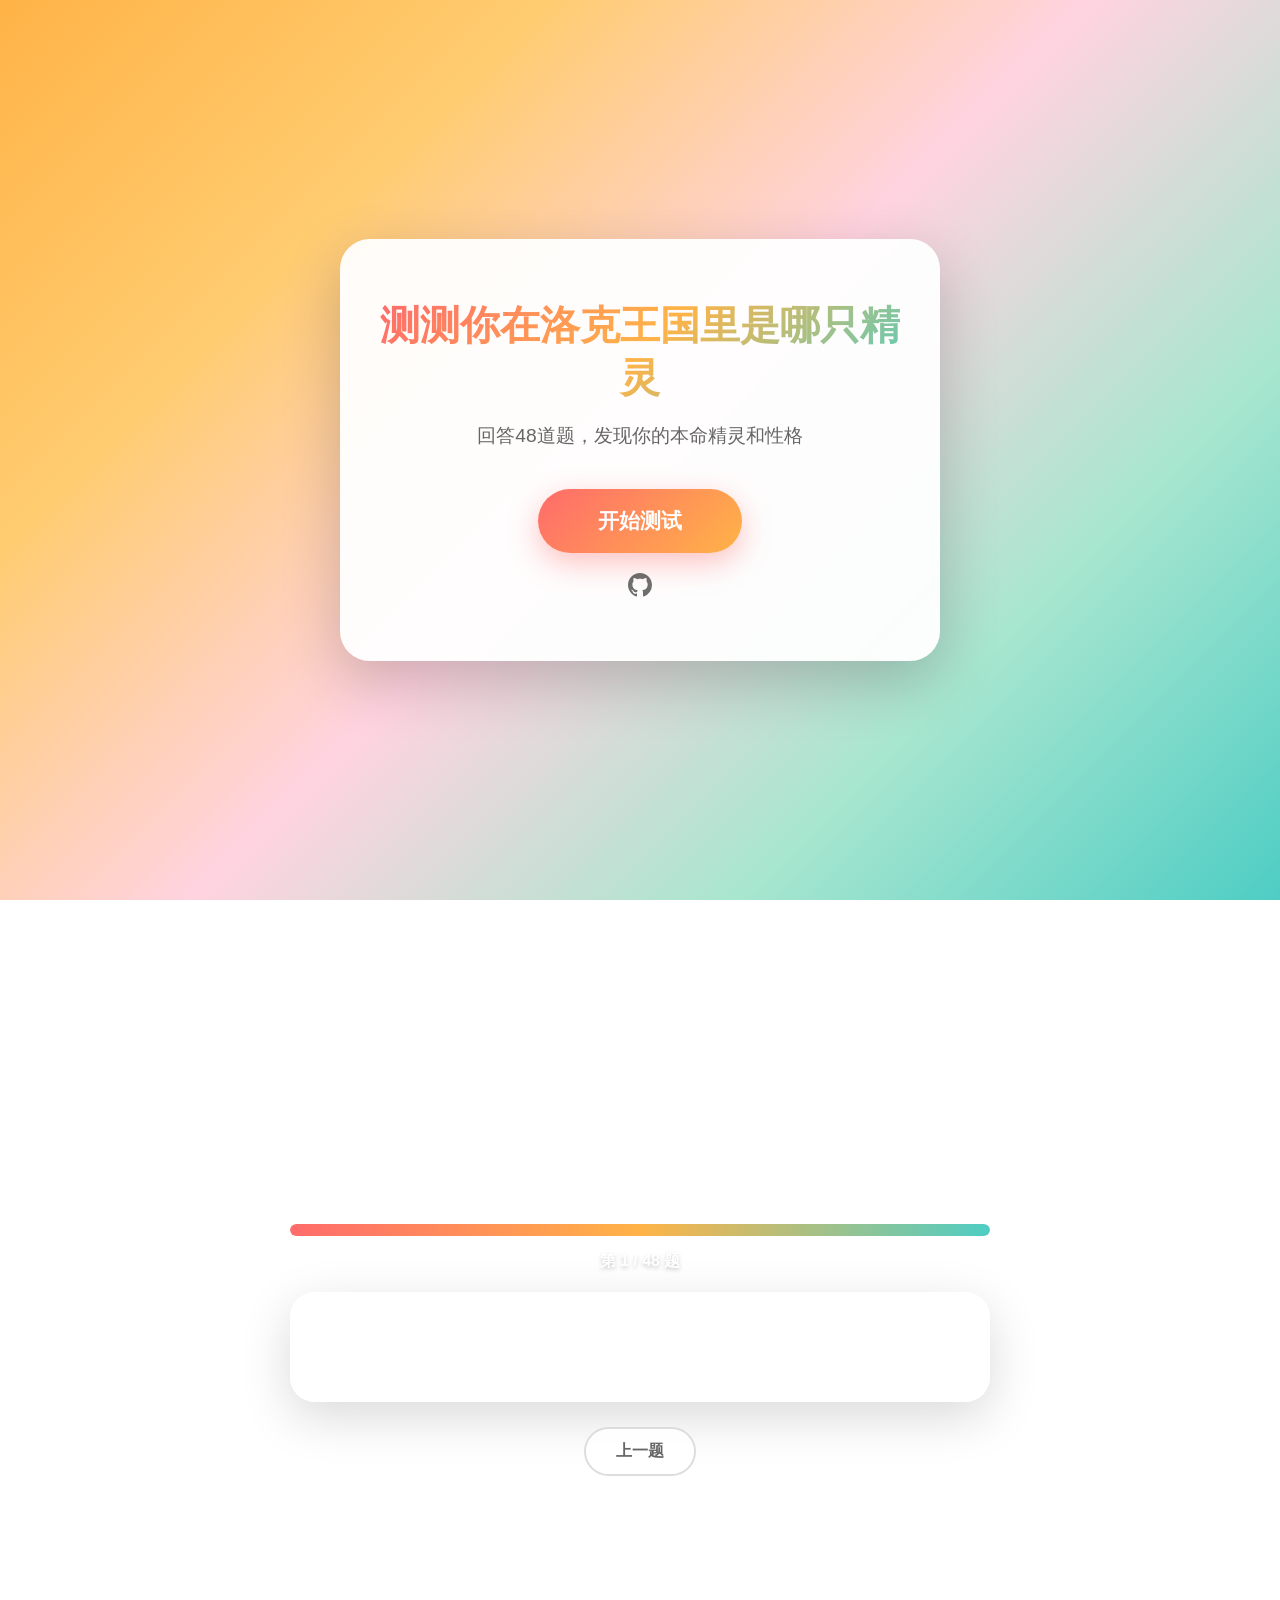
<file: index.html>
<!DOCTYPE html>
<html lang="zh-CN">
<head>
  <meta charset="UTF-8">
  <meta name="viewport" content="width=device-width, initial-scale=1.0">
  <title>测测你在洛克王国里是哪只精灵</title>
  <link rel="icon" type="image/png" href="favicon.png">
  <link rel="stylesheet" href="css/style.css">
</head>
<body>
  <!-- 欢迎屏幕 -->
  <div id="welcome-screen" class="welcome-screen">
    <div class="welcome-content">
      <h1 class="title">测测你在洛克王国里是哪只精灵</h1>
      <p class="subtitle">回答48道题，发现你的本命精灵和性格</p>
      <button id="start-btn" class="start-btn">开始测试</button>
      <p style="margin-top: 20px;">
        <a href="https://github.com/Olcmyk/lkti" target="_blank" style="color: inherit; text-decoration: none; opacity: 0.7; display: inline-flex; align-items: center; transition: opacity 0.3s;" onmouseover="this.style.opacity='1'" onmouseout="this.style.opacity='0.7'">
          <svg height="24" width="24" viewBox="0 0 16 16" fill="currentColor">
            <path d="M8 0C3.58 0 0 3.58 0 8c0 3.54 2.29 6.53 5.47 7.59.4.07.55-.17.55-.38 0-.19-.01-.82-.01-1.49-2.01.37-2.53-.49-2.69-.94-.09-.23-.48-.94-.82-1.13-.28-.15-.68-.52-.01-.53.63-.01 1.08.58 1.23.82.72 1.21 1.87.87 2.33.66.07-.52.28-.87.51-1.07-1.78-.2-3.64-.89-3.64-3.95 0-.87.31-1.59.82-2.15-.08-.2-.36-1.02.08-2.12 0 0 .67-.21 2.2.82.64-.18 1.32-.27 2-.27.68 0 1.36.09 2 .27 1.53-1.04 2.2-.82 2.2-.82.44 1.1.16 1.92.08 2.12.51.56.82 1.27.82 2.15 0 3.07-1.87 3.75-3.65 3.95.29.25.54.73.54 1.48 0 1.07-.01 1.93-.01 2.2 0 .21.15.46.55.38A8.013 8.013 0 0016 8c0-4.42-3.58-8-8-8z"/>
          </svg>
        </a>
      </p>
    </div>
  </div>

  <!-- 测试屏幕 -->
  <div id="quiz-screen" class="quiz-screen" style="display: none;">
    <div class="quiz-container">
      <!-- 进度条 -->
      <div class="progress-container">
        <div id="progress-bar" class="progress-bar"></div>
      </div>
      <p id="question-number" class="question-number">第 1 / 48 题</p>

      <!-- 题目卡片 -->
      <div class="question-card">
        <h2 id="question-text" class="question-text"></h2>
        <div id="options-container" class="options-container"></div>
      </div>

      <!-- 导航按钮 -->
      <div class="nav-buttons">
        <button id="prev-btn" class="nav-btn">上一题</button>
      </div>
    </div>
  </div>

  <script src="js/personalities.js"></script>
  <script src="js/questions.js"></script>
  <script src="js/quiz.js"></script>
</body>
</html>
</file>
<file: css/style.css>
/* 全局样式 */
* {
  margin: 0;
  padding: 0;
  box-sizing: border-box;
}

body {
  font-family: 'PingFang SC', 'Microsoft YaHei', 'Helvetica Neue', Arial, sans-serif;
  background: linear-gradient(135deg, #FFB347 0%, #FFCC70 25%, #FFD3E0 50%, #A8E6CF 75%, #4ECDC4 100%);
  background-attachment: fixed;
  min-height: 100vh;
  color: #333;
}

/* 欢迎屏幕 */
.welcome-screen {
  display: flex;
  justify-content: center;
  align-items: center;
  min-height: 100vh;
  padding: 20px;
}

.welcome-content {
  text-align: center;
  background: rgba(255, 255, 255, 0.95);
  padding: 60px 40px;
  border-radius: 30px;
  box-shadow: 0 20px 60px rgba(0, 0, 0, 0.2);
  max-width: 600px;
  animation: fadeInUp 0.8s ease;
}

.title {
  font-size: 2.5rem;
  font-weight: bold;
  background: linear-gradient(135deg, #FF6B6B, #FFB347, #4ECDC4);
  -webkit-background-clip: text;
  -webkit-text-fill-color: transparent;
  background-clip: text;
  margin-bottom: 20px;
  line-height: 1.3;
}

.subtitle {
  font-size: 1.2rem;
  color: #666;
  margin-bottom: 40px;
}

.start-btn {
  background: linear-gradient(135deg, #FF6B6B, #FFB347);
  color: white;
  border: none;
  padding: 18px 60px;
  font-size: 1.3rem;
  font-weight: bold;
  border-radius: 50px;
  cursor: pointer;
  box-shadow: 0 10px 30px rgba(255, 107, 107, 0.4);
  transition: all 0.3s ease;
}

.start-btn:hover {
  transform: translateY(-3px);
  box-shadow: 0 15px 40px rgba(255, 107, 107, 0.5);
}

.start-btn:active {
  transform: translateY(-1px);
}

/* 测试屏幕 */
.quiz-screen {
  display: flex !important;
  justify-content: center;
  align-items: center;
  min-height: 100vh;
  padding: 20px;
  width: 100%;
  box-sizing: border-box;
}

.quiz-container {
  width: 100%;
  max-width: 700px;
  animation: fadeIn 0.5s ease;
}

/* 进度条 */
.progress-container {
  background: rgba(255, 255, 255, 0.3);
  border-radius: 20px;
  height: 12px;
  overflow: hidden;
  margin-bottom: 15px;
  box-shadow: inset 0 2px 5px rgba(0, 0, 0, 0.1);
}

.progress-bar {
  height: 100%;
  background: linear-gradient(90deg, #FF6B6B, #FFB347, #4ECDC4);
  border-radius: 20px;
  transition: width 0.4s ease;
  box-shadow: 0 2px 10px rgba(255, 107, 107, 0.5);
}

.question-number {
  text-align: center;
  color: white;
  font-size: 1rem;
  font-weight: bold;
  margin-bottom: 20px;
  text-shadow: 0 2px 4px rgba(0, 0, 0, 0.2);
}

/* 题目卡片 */
.question-card {
  background: rgba(255, 255, 255, 0.95);
  border-radius: 25px;
  padding: 40px 35px;
  box-shadow: 0 15px 50px rgba(0, 0, 0, 0.15);
  margin-bottom: 25px;
  animation: slideIn 0.4s ease;
}

.question-text {
  font-size: 1.5rem;
  color: #333;
  margin-bottom: 30px;
  line-height: 1.6;
  text-align: center;
}

.options-container {
  display: flex;
  flex-direction: column;
  gap: 15px;
}

.option-btn {
  background: linear-gradient(135deg, #f8f9fa, #ffffff);
  border: 3px solid #e9ecef;
  padding: 18px 25px;
  font-size: 1.1rem;
  border-radius: 15px;
  cursor: pointer;
  transition: all 0.3s ease;
  text-align: left;
  color: #333;
  font-weight: 500;
}

.option-btn:hover {
  border-color: #FFB347;
  background: linear-gradient(135deg, #FFF5E6, #ffffff);
  transform: translateX(5px);
  box-shadow: 0 5px 20px rgba(255, 179, 71, 0.3);
}

.option-btn.selected {
  background: linear-gradient(135deg, #FFB347, #FF6B6B);
  border-color: #FF6B6B;
  color: white;
  transform: scale(1.02);
  box-shadow: 0 8px 25px rgba(255, 107, 107, 0.4);
}

/* 导航按钮 */
.nav-buttons {
  display: flex;
  justify-content: center;
  gap: 15px;
}

.nav-btn {
  background: rgba(255, 255, 255, 0.9);
  border: 2px solid #ddd;
  padding: 12px 30px;
  font-size: 1rem;
  border-radius: 25px;
  cursor: pointer;
  transition: all 0.3s ease;
  color: #666;
  font-weight: 600;
}

.nav-btn:hover:not(:disabled) {
  background: white;
  border-color: #4ECDC4;
  color: #4ECDC4;
  transform: translateY(-2px);
  box-shadow: 0 5px 15px rgba(78, 205, 196, 0.3);
}

.nav-btn:disabled {
  opacity: 0.4;
  cursor: not-allowed;
}

/* 结果屏幕 */
.result-screen {
  display: flex;
  justify-content: center;
  align-items: center;
  min-height: 100vh;
  padding: 20px;
}

.result-container {
  width: 100%;
  max-width: 800px;
  opacity: 0;
  transform: translateY(30px);
  transition: all 0.8s ease;
}

.result-container.show {
  opacity: 1;
  transform: translateY(0);
}

.result-title {
  text-align: center;
  font-size: 2.5rem;
  color: white;
  margin-bottom: 30px;
  text-shadow: 0 3px 10px rgba(0, 0, 0, 0.2);
}

.result-card {
  background: rgba(255, 255, 255, 0.95);
  border-radius: 30px;
  padding: 50px 40px;
  box-shadow: 0 20px 60px rgba(0, 0, 0, 0.2);
  margin-bottom: 30px;
}

.spirit-icon-container {
  text-align: center;
  margin-bottom: 30px;
}

.spirit-icon {
  width: 280px;
  height: 280px;
  object-fit: contain;
  filter: drop-shadow(0 10px 30px rgba(0, 0, 0, 0.15));
  animation: float 3s ease-in-out infinite;
}

.result-info {
  text-align: center;
}

.result-label {
  font-size: 1.1rem;
  color: #888;
  margin-bottom: 8px;
  margin-top: 20px;
}

.pet-name {
  font-size: 2.5rem;
  font-weight: bold;
  background: linear-gradient(135deg, #FF6B6B, #FFB347);
  -webkit-background-clip: text;
  -webkit-text-fill-color: transparent;
  background-clip: text;
  margin-bottom: 10px;
}

.personality-name {
  font-size: 2rem;
  color: #4ECDC4;
  font-weight: bold;
  margin-bottom: 10px;
}

.personality-stats {
  font-size: 1.3rem;
  color: #FF6B6B;
  font-weight: bold;
  margin-bottom: 25px;
}

.description-box {
  background: linear-gradient(135deg, #FFF5E6, #F0F8FF);
  border-radius: 20px;
  padding: 25px;
  margin-top: 25px;
  border-left: 5px solid #FFB347;
}

.personality-description {
  font-size: 1rem;
  color: #666;
  line-height: 1.8;
  margin-bottom: 15px;
}

.personality-traits {
  font-size: 1.1rem;
  color: #333;
  line-height: 1.8;
  font-weight: 500;
}

.retake-btn {
  display: block;
  margin: 0 auto;
  background: linear-gradient(135deg, #4ECDC4, #44A08D);
  color: white;
  border: none;
  padding: 16px 50px;
  font-size: 1.2rem;
  font-weight: bold;
  border-radius: 50px;
  cursor: pointer;
  box-shadow: 0 10px 30px rgba(78, 205, 196, 0.4);
  transition: all 0.3s ease;
}

.retake-btn:hover {
  transform: translateY(-3px);
  box-shadow: 0 15px 40px rgba(78, 205, 196, 0.5);
}

/* 动画 */
@keyframes fadeInUp {
  from {
    opacity: 0;
    transform: translateY(40px);
  }
  to {
    opacity: 1;
    transform: translateY(0);
  }
}

@keyframes fadeIn {
  from {
    opacity: 0;
  }
  to {
    opacity: 1;
  }
}

@keyframes slideIn {
  from {
    opacity: 0;
    transform: translateY(20px);
  }
  to {
    opacity: 1;
    transform: translateY(0);
  }
}

@keyframes float {
  0%, 100% {
    transform: translateY(0);
  }
  50% {
    transform: translateY(-15px);
  }
}

/* 响应式设计 */
@media (max-width: 768px) {
  .title {
    font-size: 2rem;
  }

  .subtitle {
    font-size: 1rem;
  }

  .welcome-content {
    padding: 40px 25px;
  }

  .question-card {
    padding: 30px 20px;
  }

  .question-text {
    font-size: 1.3rem;
  }

  .option-btn {
    font-size: 1rem;
    padding: 15px 20px;
  }

  .result-card {
    padding: 35px 25px;
  }

  .spirit-icon {
    width: 220px;
    height: 220px;
  }

  .pet-name {
    font-size: 2rem;
  }

  .personality-name {
    font-size: 1.6rem;
  }

  .result-title {
    font-size: 2rem;
  }
}

@media (max-width: 480px) {
  .title {
    font-size: 1.6rem;
  }

  .start-btn {
    padding: 15px 40px;
    font-size: 1.1rem;
  }

  .question-text {
    font-size: 1.1rem;
  }

  .spirit-icon {
    width: 180px;
    height: 180px;
  }

  .pet-name {
    font-size: 1.7rem;
  }

  .personality-name {
    font-size: 1.4rem;
  }

  .personality-stats {
    font-size: 1.1rem;
  }
}
</file>
